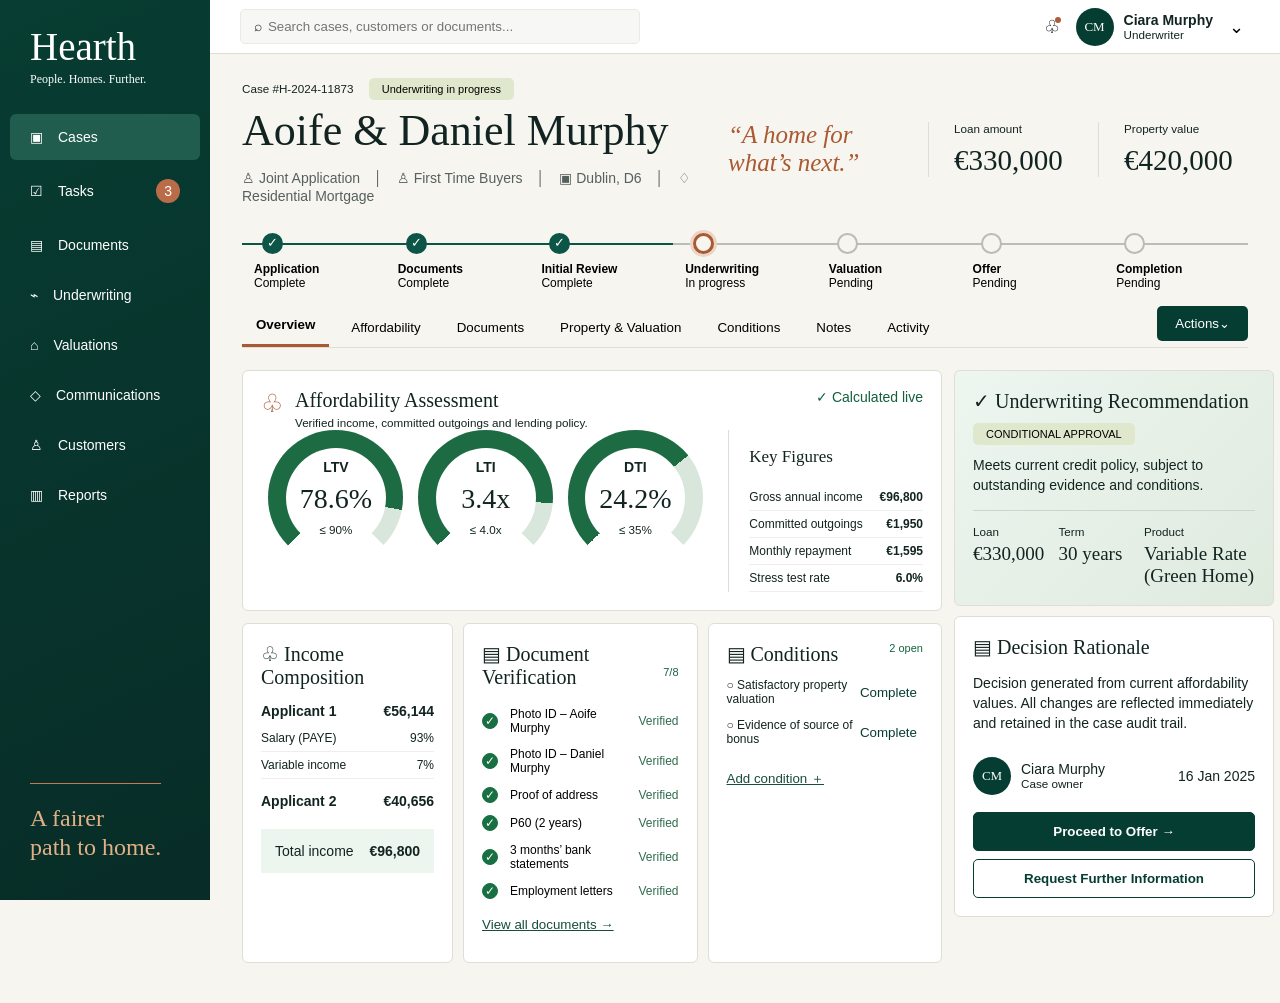
<file: docs/index.html>
<!doctype html><html lang="en"><head><meta charset="utf-8"><meta name="viewport" content="width=device-width,initial-scale=1"><title>Hearth — Mortgage Case Management</title><meta name="description" content="Interactive mortgage underwriting and case management workspace."><link rel="stylesheet" href="styles.css"><link rel="stylesheet" href="enterprise.css"></head><body>
<aside class="sidebar"><div class="brand">Hearth<small>People. Homes. Further.</small></div><nav><button class="nav active" data-view="case">▣ <span>Cases</span></button><button class="nav" data-view="tasks">☑ <span>Tasks</span><em>3</em></button><button class="nav" data-view="documents">▤ <span>Documents</span></button><button class="nav" data-view="underwriting">⌁ <span>Underwriting</span></button><button class="nav" data-view="valuations">⌂ <span>Valuations</span></button><button class="nav" data-view="communications">◇ <span>Communications</span></button><button class="nav" data-view="customers">♙ <span>Customers</span></button><button class="nav" data-view="reports">▥ <span>Reports</span></button></nav><div class="motto">A fairer<br>path to home.</div></aside>
<div class="shell"><header class="topbar"><label class="search">⌕ <input id="search" aria-label="Search cases" placeholder="Search cases, customers or documents..."></label><div class="top-actions"><button id="notificationBtn" class="icon-btn" aria-label="Notifications">♧<i></i></button><div class="avatar">CM</div><div><strong>Ciara Murphy</strong><small>Underwriter</small></div><button id="profileBtn" class="icon-btn">⌄</button></div></header><main id="app"></main></div>
<dialog id="newCaseDialog"><form method="dialog" id="newCaseForm"><div class="dialog-head"><div><small>NEW APPLICATION</small><h2>Create mortgage case</h2></div><button value="cancel" class="close" aria-label="Close">×</button></div><div class="form-grid"><label>Applicant name<input name="applicant" required value="Niamh & Sean Kelly"></label><label>Location<input name="location" required value="Cork, T12"></label><label>Property value (€)<input name="propertyValue" type="number" min="1" required value="390000"></label><label>Loan amount (€)<input name="loanAmount" type="number" min="1" required value="300000"></label><label>Gross annual income (€)<input name="income" type="number" min="1" required value="92000"></label><label>Monthly committed outgoings (€)<input name="debt" type="number" min="0" required value="1750"></label><label>Term (years)<input name="term" type="number" min="5" max="40" required value="30"></label><label>Product<select name="product"><option>Variable Rate (Green Home)</option><option>3 Year Fixed</option><option>5 Year Fixed</option></select></label></div><div class="dialog-actions"><button value="cancel" class="secondary">Cancel</button><button type="submit" value="default" class="primary">Create & assess case →</button></div></form></dialog>
<dialog id="actionDialog"><form method="dialog"><div class="dialog-head"><div><small>CASE ACTIONS</small><h2>Choose next step</h2></div><button value="cancel" class="close">×</button></div><div class="action-list"><button value="info" data-action="info">Request further information <span>→</span></button><button value="review" data-action="review">Move to manual review <span>→</span></button><button value="approve" data-action="approve">Approve subject to conditions <span>→</span></button></div></form></dialog>
<div id="toast" role="status" aria-live="polite"></div><script src="model.js"></script><script src="app.js"></script></body></html>
</file>
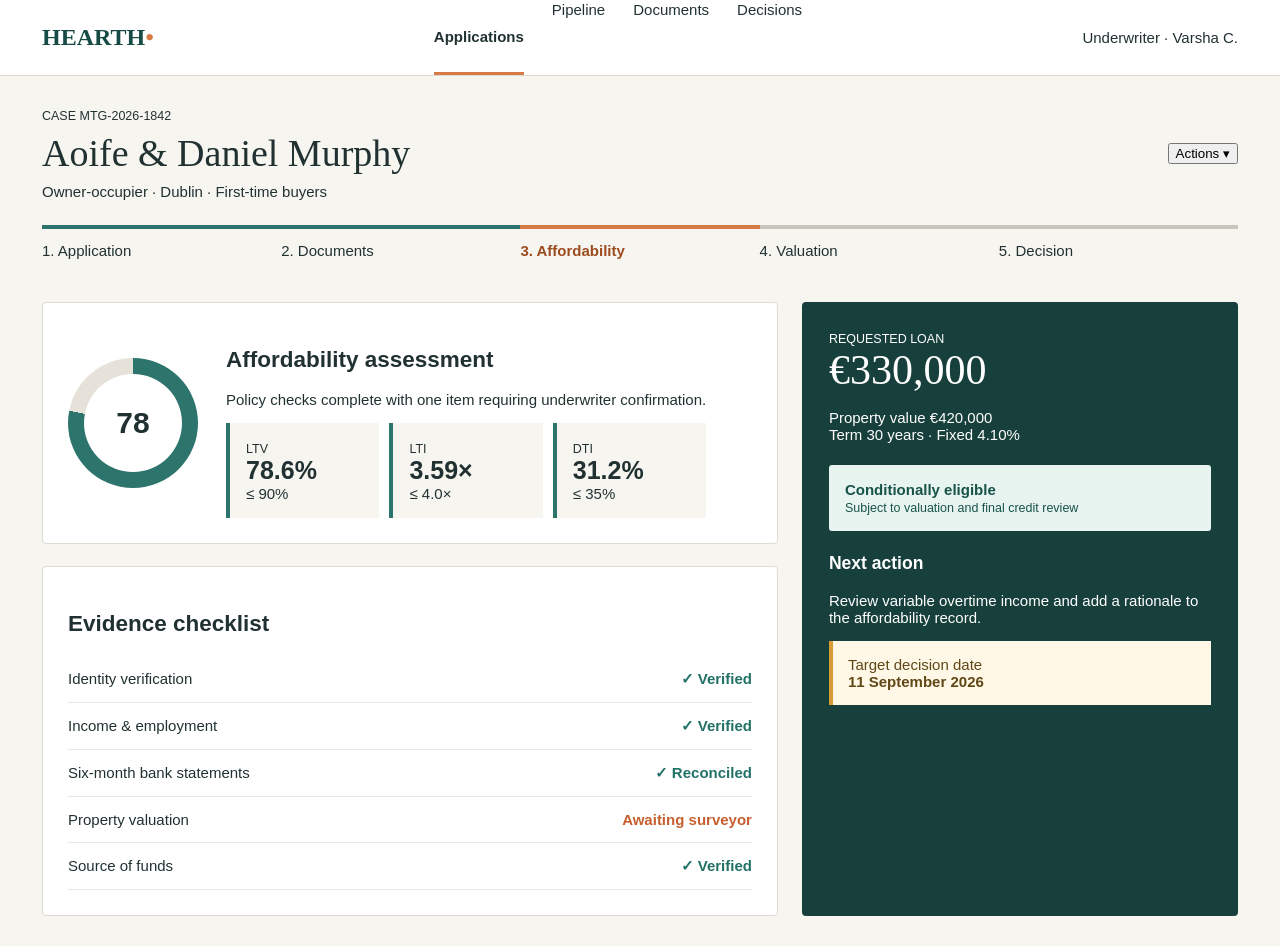
<file: docs/dashboard.html>
<!doctype html><html><head><meta charset="utf-8"><meta name="viewport" content="width=device-width"><title>Hearth Mortgage Workspace</title><style>
*{box-sizing:border-box}body{margin:0;background:#f7f5f0;color:#213132;font:15px Arial}.bar{height:76px;background:#fff;border-bottom:1px solid #ddd9cf;display:flex;align-items:center;justify-content:space-between;padding:0 42px}.logo{font:800 24px Georgia;color:#174b45}.logo i{color:#d67b45}.tabs{display:flex;gap:28px}.tabs b{border-bottom:3px solid #d67b45;padding:27px 0}.wrap{max-width:1450px;margin:auto;padding:30px 42px}.casehead{display:flex;justify-content:space-between;align-items:center}.casehead h1{font:38px Georgia;margin:8px 0}.stage{display:grid;grid-template-columns:repeat(5,1fr);margin:25px 0 30px}.step{border-top:4px solid #c9c5bc;padding:13px 0}.step.done{border-color:#2d746c}.step.now{border-color:#d67b45;color:#9c4b1f;font-weight:bold}.body{display:grid;grid-template-columns:1.35fr .8fr;gap:24px}.card{background:#fff;border:1px solid #dedbd2;border-radius:4px;padding:25px}.score{display:flex;align-items:center;gap:28px}.ring{width:130px;height:130px;border-radius:50%;display:grid;place-items:center;background:conic-gradient(#2d746c 0 78%,#e6e2da 78%);position:relative}.ring:after{content:'';width:98px;height:98px;border-radius:50%;background:white;position:absolute}.ring strong{z-index:1;font-size:30px}.ratios{display:grid;grid-template-columns:repeat(3,1fr);gap:10px}.ratio{padding:16px;background:#f7f5f0;border-left:4px solid #2d746c}.ratio strong{font-size:25px;display:block}.docs{margin-top:22px}.doc{display:flex;justify-content:space-between;padding:14px 0;border-bottom:1px solid #ebe8e1}.ok{color:#217167}.wait{color:#c65e2e}.sidecard{background:#173f3b;color:white;border-radius:4px;padding:27px}.amount{font:42px Georgia}.decision{background:#e8f4ef;color:#175348;padding:16px;margin:22px 0;border-radius:3px}.note{background:#fff8e7;border-left:4px solid #d99b38;padding:15px;color:#604716}@media(max-width:800px){.tabs{display:none}.body{grid-template-columns:1fr}.stage{grid-template-columns:1fr}.step{border-top:0;border-left:4px solid #ccc;padding-left:10px}}
</style></head><body><header class="bar"><div class="logo">HEARTH<i>•</i></div><nav class="tabs"><b>Applications</b><span>Pipeline</span><span>Documents</span><span>Decisions</span></nav><div>Underwriter · Varsha C.</div></header><main class="wrap"><div class="casehead"><div><small>CASE MTG-2026-1842</small><h1>Aoife & Daniel Murphy</h1><span>Owner-occupier · Dublin · First-time buyers</span></div><button>Actions ▾</button></div><div class="stage"><div class="step done">1. Application</div><div class="step done">2. Documents</div><div class="step now">3. Affordability</div><div class="step">4. Valuation</div><div class="step">5. Decision</div></div><div class="body"><section><div class="card score"><div class="ring"><strong>78</strong></div><div><h2>Affordability assessment</h2><p>Policy checks complete with one item requiring underwriter confirmation.</p><div class="ratios"><div class="ratio"><small>LTV</small><strong>78.6%</strong>≤ 90%</div><div class="ratio"><small>LTI</small><strong>3.59×</strong>≤ 4.0×</div><div class="ratio"><small>DTI</small><strong>31.2%</strong>≤ 35%</div></div></div></div><div class="card docs"><h2>Evidence checklist</h2><div class="doc"><span>Identity verification</span><b class="ok">✓ Verified</b></div><div class="doc"><span>Income & employment</span><b class="ok">✓ Verified</b></div><div class="doc"><span>Six-month bank statements</span><b class="ok">✓ Reconciled</b></div><div class="doc"><span>Property valuation</span><b class="wait">Awaiting surveyor</b></div><div class="doc"><span>Source of funds</span><b class="ok">✓ Verified</b></div></div></section><aside class="sidecard"><small>REQUESTED LOAN</small><div class="amount">€330,000</div><p>Property value €420,000<br>Term 30 years · Fixed 4.10%</p><div class="decision"><b>Conditionally eligible</b><br><small>Subject to valuation and final credit review</small></div><h3>Next action</h3><p>Review variable overtime income and add a rationale to the affordability record.</p><div class="note">Target decision date<br><b>11 September 2026</b></div></aside></div></main><div id="toast" style="position:fixed;right:24px;bottom:24px;background:#111827;color:white;padding:13px 18px;border-radius:8px;opacity:0;transition:.2s;z-index:99">View updated</div><script>
document.querySelectorAll('button,.nav div,.tabs span,.tabs b,.side div,.ticket,.doc,.task').forEach(function(el){el.style.cursor='pointer';el.addEventListener('click',function(){
  document.querySelectorAll('.selected').forEach(function(x){x.classList.remove('selected')}); this.classList.add('selected');
  var t=document.getElementById('toast'); if(t){t.textContent=(this.textContent||'Control').trim().slice(0,48)+' selected';t.style.opacity='1';setTimeout(function(){t.style.opacity='0'},1200)}
})});
</script></body></html>
</file>
<file: docs/styles.css>
:root{--green:#063d32;--cream:#f7f5ef;--line:#deddd6;--copper:#a95a32;--ink:#122421;--muted:#5d6765}*{box-sizing:border-box}body{margin:0;background:var(--cream);color:var(--ink);font:14px Arial,sans-serif}.sidebar{position:fixed;inset:0 auto 0 0;width:210px;padding:24px 10px;background:linear-gradient(155deg,#073d32,#082c27);color:white;z-index:4}.brand{font:39px Georgia,serif;padding:0 20px 27px}.brand small{display:block;font:12px Georgia;margin-top:3px}.sidebar nav{display:grid;gap:4px}.nav{border:0;background:transparent;color:white;text-align:left;padding:15px 20px;border-radius:6px;font-size:14px;display:flex;gap:15px;align-items:center}.nav.active,.nav:hover{background:#205d4e}.nav em{margin-left:auto;background:#b96c47;border-radius:50%;font-style:normal;padding:4px 8px}.motto{position:absolute;bottom:38px;left:30px;color:#e0b087;font:24px Georgia;line-height:1.2;border-top:1px solid #c47b53;padding-top:20px}.shell{margin-left:210px}.topbar{height:54px;background:#fff;border-bottom:1px solid var(--line);display:flex;align-items:center;justify-content:space-between;padding:0 30px;position:sticky;top:0;z-index:3}.search{background:#f7f7f5;border:1px solid #ebeae6;padding:8px 13px;width:400px;border-radius:5px}.search input{width:92%;border:0;outline:0;background:transparent}.top-actions{display:flex;align-items:center;gap:10px}.top-actions small{display:block}.avatar{width:38px;height:38px;border-radius:50%;background:var(--green);color:#fff;display:grid;place-items:center;font:13px Georgia}.icon-btn{border:0;background:transparent;font-size:18px;position:relative}.icon-btn i{width:6px;height:6px;background:#ad5d36;border-radius:50%;position:absolute;right:5px;top:2px}main{padding:26px 32px 40px;max-width:1550px;margin:auto}.case-top{display:grid;grid-template-columns:minmax(420px,1fr) 180px 150px 150px;align-items:center;gap:20px}.case-top h1,.list-head h1{font:44px Georgia;margin:9px 0}.case-top p{color:#56605f}.case-top mark{margin-left:12px}.case-top blockquote{font:italic 25px Georgia;color:var(--copper);margin:0}.headline-number{border-left:1px solid var(--line);padding-left:25px}.headline-number small,.headline-number b{display:block}.headline-number b{font:29px Georgia;margin-top:9px}.timeline{display:grid;grid-template-columns:repeat(7,1fr);margin:25px 0 15px}.milestone{border-top:2px solid #bbbdb9;padding:17px 12px 0;position:relative}.milestone i{position:absolute;top:-12px;left:20px;border:2px solid #b8bbb8;width:21px;height:21px;border-radius:50%;background:var(--cream);font-style:normal;text-align:center}.milestone.done{border-color:#0d5546}.milestone.done i{background:#0d5546;border-color:#0d5546;color:#fff}.milestone.now i{border:3px solid var(--copper);box-shadow:0 0 0 3px #ecd4c6}.milestone b,.milestone small{display:block;font-size:12px}.tabs{border-bottom:1px solid var(--line);display:flex;gap:8px;align-items:end;margin-bottom:22px}.tabs button{border:0;background:none;padding:12px 14px}.tabs .active{border-bottom:3px solid var(--copper);font-weight:bold}.tabs .action{margin-left:auto;background:var(--green);color:white;border-radius:5px;padding:10px 18px;margin-bottom:6px}.workspace{display:grid;grid-template-columns:minmax(700px,1.6fr) minmax(320px,.65fr);gap:12px}.left-grid{display:grid;gap:12px}.mini-grid{display:grid;grid-template-columns:.9fr 1fr 1fr;gap:10px}.card,.recommend{background:#fff;border:1px solid var(--line);border-radius:6px;padding:18px}.card h2,.recommend h2{font:20px Georgia;margin:0 0 12px}.card-title{display:flex;gap:12px;align-items:start}.card-title>span{font-size:25px;color:var(--copper)}.card-title h2{margin-bottom:2px}.card-title em{margin-left:auto}.pass{color:#14603d;font-style:normal}.afford-body{display:grid;grid-template-columns:1.5fr .65fr;gap:18px}.gauges{display:flex;justify-content:space-around}.arc{width:135px;height:135px;border-radius:50%;background:conic-gradient(from 225deg,var(--tone) 0 var(--deg),#d9e6dc var(--deg) 270deg,transparent 270deg);display:grid;place-items:center;position:relative}.arc:before{content:'';position:absolute;width:100px;height:100px;background:#fff;border-radius:50%}.arc div{z-index:1;text-align:center}.arc b,.arc small{display:block}.arc strong{display:block;font:28px Georgia;margin:8px}.keyfig{border-left:1px solid var(--line);padding-left:20px}.keyfig h3{font:17px Georgia}.keyfig p,.income p{display:flex;justify-content:space-between;border-bottom:1px solid #eee;padding:6px 0;margin:0;font-size:12px}.income>b{display:flex;justify-content:space-between;margin:14px 0 6px}.total{margin-top:20px;background:#edf5ef;padding:14px;display:flex;justify-content:space-between}.card h2 em{float:right;font:11px Arial;color:#17623f}.doc-row{display:grid;grid-template-columns:20px 1fr auto;width:100%;gap:8px;align-items:center;border:0;background:none;padding:6px 0;text-align:left;font-size:12px}.doc-row i{width:16px;height:16px;border:1px solid #9aa09f;border-radius:50%;font-style:normal;text-align:center}.doc-row i.yes{background:#187042;color:white;border-color:#187042}.doc-row em{color:#316c4f;font-style:normal}.link{border:0;background:none;text-decoration:underline;color:#174d3d;padding:12px 0}.condition{display:flex;font-size:12px}.condition span{margin-left:auto;color:#a64d2b}.valuation{margin-top:10px}.valuation mark{float:right}.valuation p{margin:3px 0}.valuation b{display:flex;justify-content:space-between;font-size:12px}.recommend{background:linear-gradient(135deg,#edf6ef,#dfeadf)}mark{background:#dfe8cd;border-radius:5px;padding:5px 13px;font-size:11px}.recommend>p,.rationale>p{line-height:1.45}.recommend>div{border-top:1px solid #cad6cb;display:grid;grid-template-columns:1fr 1fr 1.3fr;padding-top:14px}.recommend small,.recommend b{display:block}.recommend b{font:19px Georgia;margin-top:5px}.rationale{margin-top:10px}.underwriter{display:grid;grid-template-columns:auto 1fr auto;align-items:center;gap:10px}.underwriter p,.underwriter small{display:block}.primary,.secondary{padding:11px 16px;border-radius:5px;font-weight:bold}.primary{border:1px solid var(--green);background:var(--green);color:#fff}.secondary{border:1px solid var(--green);background:white;color:var(--green)}.wide{width:100%;margin-top:8px}.list-head{display:flex;justify-content:space-between;align-items:center;padding:25px 0}.metrics{display:grid;grid-template-columns:repeat(3,1fr);gap:15px;margin-bottom:15px}.metrics article{background:white;border:1px solid var(--line);padding:20px}.metrics b,.metrics em{display:block}.metrics b{font:35px Georgia;margin:8px 0}.metrics em{font-style:normal;color:var(--muted)}.table-tools{display:flex;justify-content:space-between}table{width:100%;border-collapse:collapse}th,td{text-align:left;padding:15px;border-bottom:1px solid #e9e7e2}tbody tr:hover{background:#f1f6f2;cursor:pointer}dialog{border:0;border-radius:10px;box-shadow:0 25px 80px #0005;padding:0;width:min(720px,92vw)}dialog::backdrop{background:#062b2677;backdrop-filter:blur(3px)}dialog form{padding:24px}.dialog-head{display:flex;justify-content:space-between}.dialog-head h2{font:30px Georgia;margin:6px 0 20px}.close{border:0;background:none;font-size:28px}.form-grid{display:grid;grid-template-columns:1fr 1fr;gap:15px}.form-grid label{font-weight:bold}.form-grid input,.form-grid select{display:block;width:100%;padding:11px;margin-top:6px;border:1px solid #cfd3cf;border-radius:4px}.dialog-actions{display:flex;justify-content:flex-end;gap:10px;margin-top:22px}.action-list{display:grid;gap:10px}.action-list button{background:white;border:1px solid var(--line);padding:18px;text-align:left;font-weight:bold}.action-list span{float:right}#toast{position:fixed;right:24px;bottom:24px;background:#163f37;color:#fff;padding:13px 20px;border-radius:5px;opacity:0;transform:translateY(15px);transition:.2s;z-index:9}#toast.show{opacity:1;transform:none}button{cursor:pointer}[hidden]{display:none!important}@media(max-width:1050px){.sidebar{width:72px}.sidebar .brand{font-size:0;padding:10px}.brand:before{content:'H';font:32px Georgia}.brand small,.nav span,.nav em,.motto{display:none}.nav{padding:15px}.shell{margin-left:72px}.case-top{grid-template-columns:1fr 140px 140px}.case-top blockquote{display:none}.workspace{grid-template-columns:1fr}.mini-grid{grid-template-columns:1fr 1fr}.afford-body{grid-template-columns:1fr}.keyfig{border-left:0}.timeline{overflow-x:auto}}@media(max-width:700px){main{padding:18px}.topbar{padding:0 12px}.search{width:55%}.top-actions>div:not(.avatar){display:none}.case-top{grid-template-columns:1fr 1fr}.case-top>div:first-child{grid-column:1/-1}.case-top h1{font-size:34px}.timeline{grid-template-columns:repeat(7,120px)}.tabs{overflow-x:auto}.workspace,.mini-grid,.metrics,.form-grid{grid-template-columns:1fr}.gauges{overflow-x:auto;justify-content:start;gap:15px}.recommend>div{grid-template-columns:1fr}.table-card{overflow-x:auto}}
</file>
<file: docs/enterprise.css>
.module-grid{display:grid;grid-template-columns:repeat(2,minmax(0,1fr));gap:14px}.scenario{display:grid;grid-template-columns:1fr 1fr;gap:12px;margin:20px 0}.scenario span{background:#f1f5f1;padding:18px}.scenario b{display:block;font:25px Georgia;margin-top:6px}.check{display:grid;grid-template-columns:28px 1fr auto;align-items:center;border-bottom:1px solid #eee;padding:12px 0}.check i{width:21px;height:21px;border-radius:50%;display:grid;place-items:center;font-style:normal;color:#fff}.check i.yes{background:#17623f}.check i.no{background:#a8502c}.progress{height:8px;background:#e4e8e4;border-radius:8px;margin:16px 0;overflow:hidden}.progress i{display:block;height:100%;background:#17623f}.small{padding:6px 10px}.property-value{font:42px Georgia;color:var(--green);margin:15px 0}.card dl{display:grid;grid-template-columns:1fr 1fr;gap:8px}.card dt{color:var(--muted)}.card dd{font-weight:bold;margin:0}.map{background:linear-gradient(135deg,#e8f0e9,#f8f5ed);display:flex;flex-direction:column;justify-content:center}.map>span{font-size:50px;color:var(--copper)}.condition-card{display:grid;grid-template-columns:34px 1fr 150px auto;gap:12px;align-items:center;padding:16px 0;border-bottom:1px solid #eee}.condition-card>i{width:28px;height:28px;border-radius:50%;background:#f2d7c7;color:#a8502c;display:grid;place-items:center}.condition-card small{display:block;color:var(--muted);margin-top:5px}.condition-card select,textarea,.module-grid select{border:1px solid #ccd2ce;border-radius:4px;padding:10px;width:100%;margin:7px 0 14px}.note-entry,.message{border-bottom:1px solid #eee;padding:13px 0}.note-entry small{float:right;color:var(--muted)}.audit{border-left:2px solid #bfd0c6;margin:20px}.audit>div{display:flex;gap:15px;margin:0 0 24px -14px}.audit i{background:var(--green);color:#fff;width:26px;height:26px;border-radius:50%;display:grid;place-items:center}.audit p{margin:0}.audit small{display:block;color:var(--muted);margin-top:5px}.kanban{display:grid;grid-template-columns:repeat(3,1fr);gap:15px}.kanban>section{background:#ecebe6;border-radius:7px;padding:15px;min-height:420px}.kanban h2{font:20px Georgia}.kanban h2 em{float:right;font:13px Arial;background:#d6ddd7;border-radius:12px;padding:4px 8px}.task{background:#fff;border:1px solid var(--line);padding:15px;border-radius:6px;margin-bottom:10px}.task small,.task b,.task span{display:block}.task b{margin:10px 0}.task span{color:var(--muted)}.task button{border:0;background:none;color:var(--green);padding:12px 0 0}.valuation-case{display:flex;justify-content:space-between;gap:20px;align-items:end}.message{display:flex;gap:12px}.message>i{font-style:normal;width:35px;height:35px;background:#e7f0e9;border-radius:50%;display:grid;place-items:center}.message p{margin:5px 0}.bar-row{display:grid;grid-template-columns:140px 1fr 30px;gap:10px;align-items:center;margin:15px 0}.bar-row>i{height:10px;background:#e4e8e4;border-radius:10px;overflow:hidden}.bar-row>i>b{display:block;height:100%;background:#17623f;min-width:3px}.empty{text-align:center;padding:50px;color:#17623f}.milestone{border-left:0;border-right:0;border-bottom:0;background:transparent;text-align:left}.condition button{margin-left:auto;border:0;background:none;color:var(--green)}@media(max-width:800px){.module-grid,.kanban{grid-template-columns:1fr}.condition-card{grid-template-columns:30px 1fr}.condition-card select,.condition-card button{grid-column:2}.valuation-case{display:block}}
</file>
